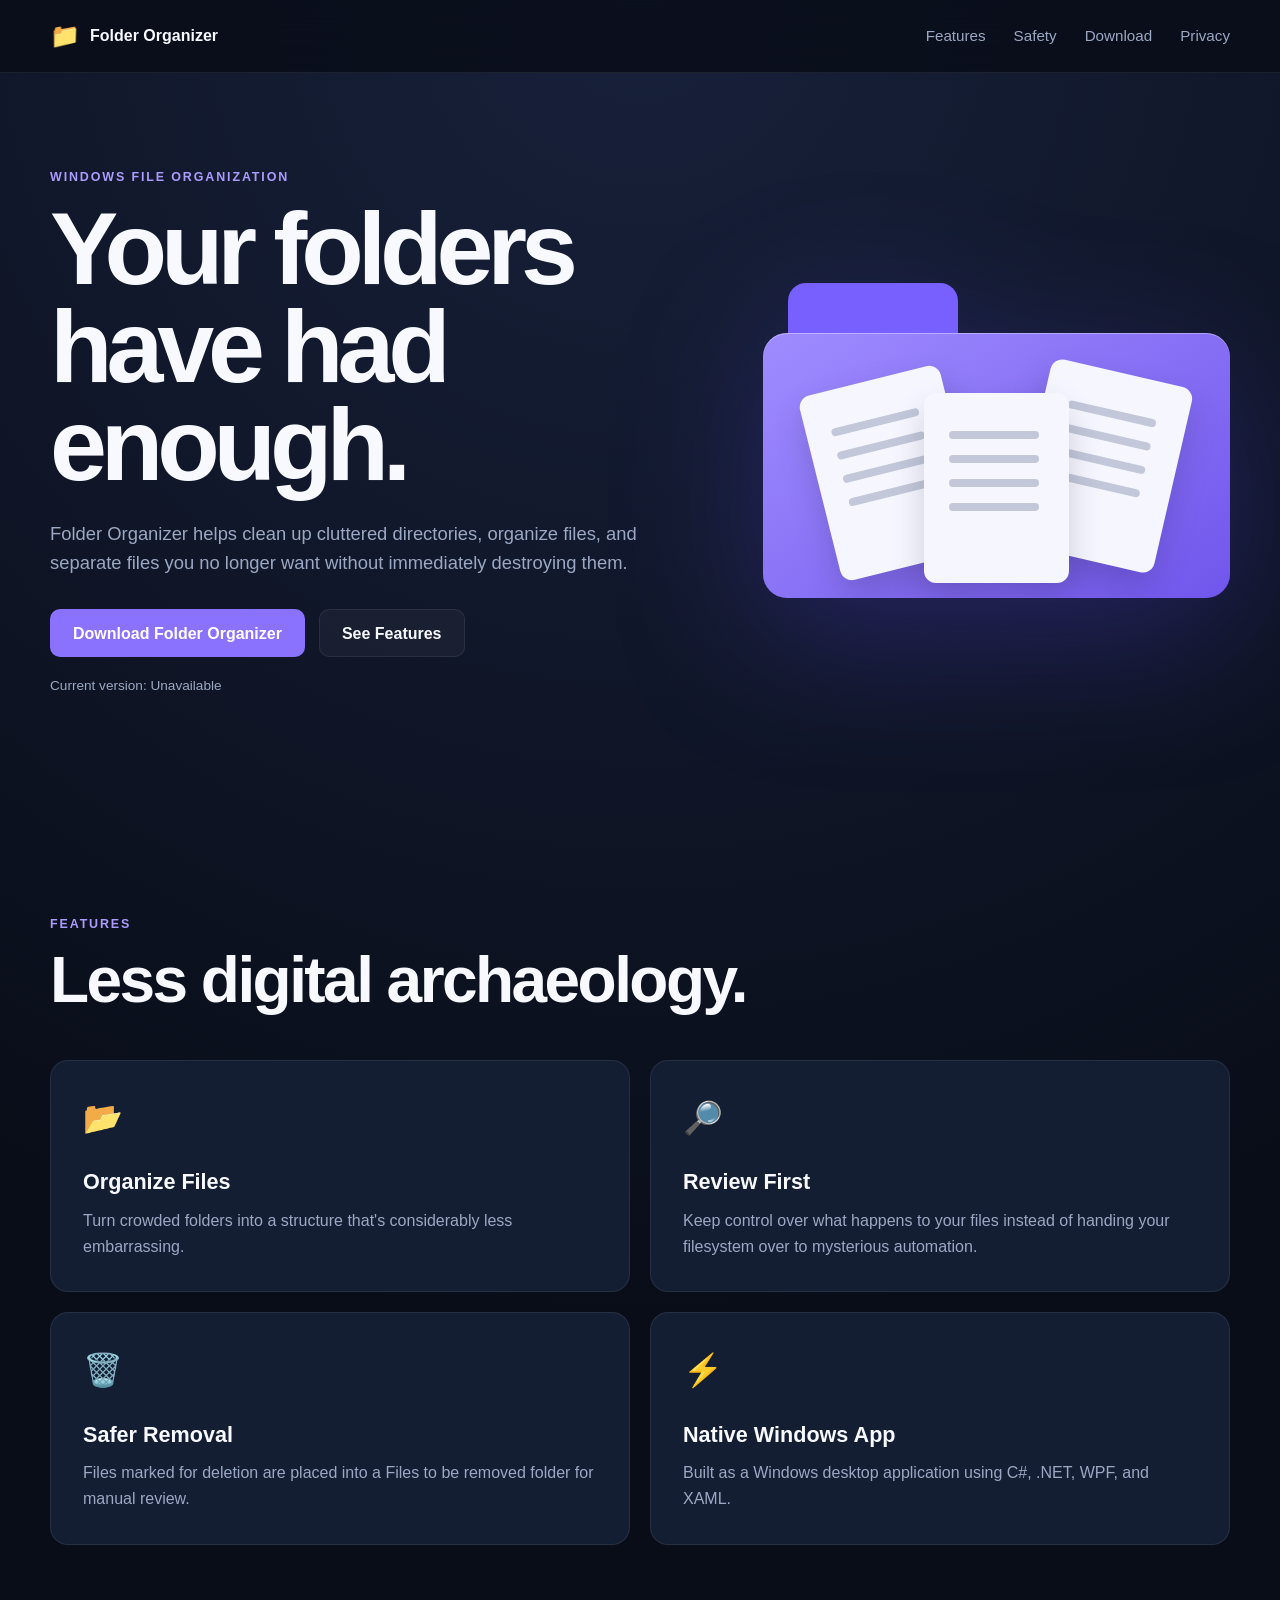
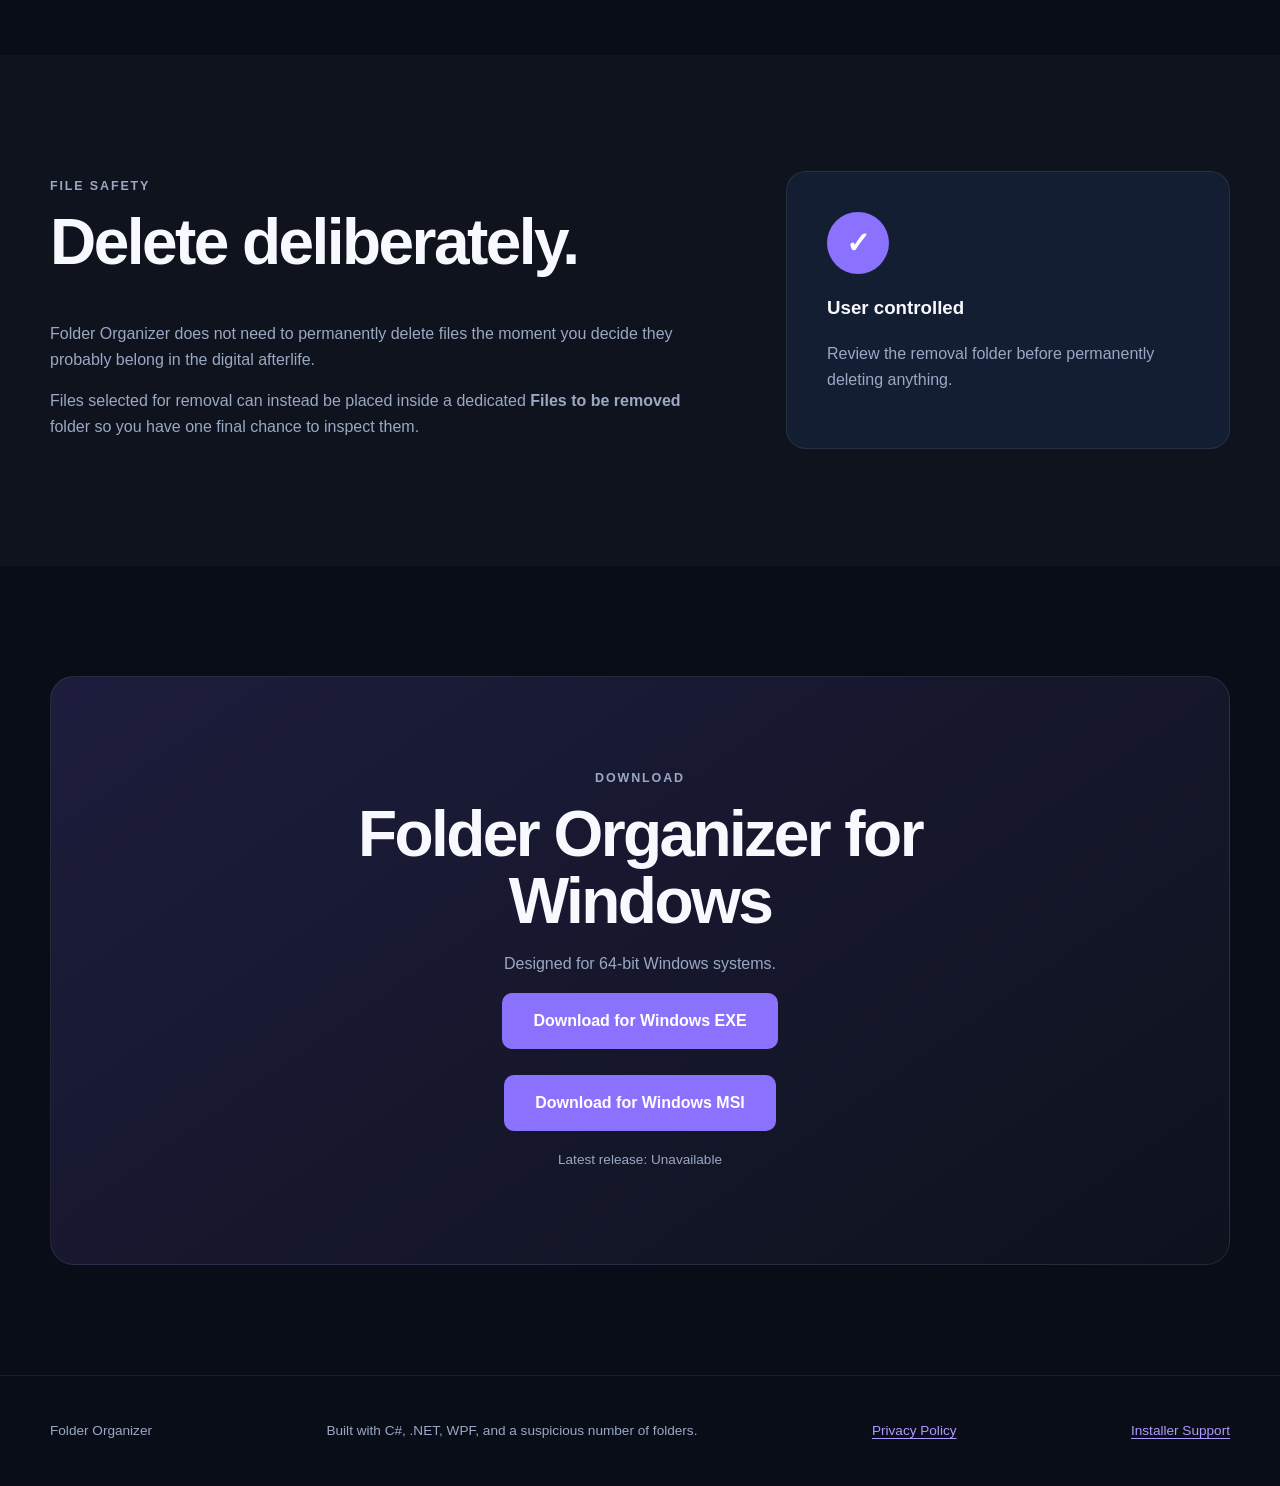
<file: website/index.html>
<!DOCTYPE html>
<html lang="en">
<head>
    <meta charset="UTF-8">

    <meta
        name="viewport"
        content="width=device-width, initial-scale=1.0"
    >

    <meta
        name="description"
        content="Folder Organizer is a Windows desktop application for organizing cluttered folders and reviewing files before removal."
    >

    <title>Folder Organizer</title>

    <link rel="stylesheet" href="assets\css\styles.css">
</head>

<body>

<header class="site-header">
    <div class="container nav">
        <a class="brand" href="#">
            <span class="brand-icon">📁</span>
            Folder Organizer
        </a>

        <nav>
            <a href="#features">Features</a>
            <a href="#safety">Safety</a>
            <a href="#download">Download</a>
            <a href="privacy.html">Privacy</a>
        </nav>
    </div>
</header>

<main>

    <section class="hero">
        <div class="container hero-content">

            <div class="hero-copy">
                <p class="eyebrow">WINDOWS FILE ORGANIZATION</p>

                <h1>
                    Your folders have had enough.
                </h1>

                <p class="hero-description">
                    Folder Organizer helps clean up cluttered directories,
                    organize files, and separate files you no longer want
                    without immediately destroying them.
                </p>

                <div class="hero-actions">
                    <a
                        class="button primary"
                        href="#download"
                    >
                        Download Folder Organizer
                    </a>

                    <a
                        class="button secondary"
                        href="#features"
                    >
                        See Features
                    </a>
                </div>

                <p class="version">
                    Current version: <span id="current-version">Loading...</span>
                </p>
            </div>

            <div class="folder-graphic">
                <div class="folder-tab"></div>

                <div class="folder-body">
                    <div class="file file-one"></div>
                    <div class="file file-two"></div>
                    <div class="file file-three"></div>
                </div>
            </div>

        </div>
    </section>

    <section
        id="features"
        class="section"
    >
        <div class="container">

            <p class="eyebrow">FEATURES</p>

            <h2>
                Less digital archaeology.
            </h2>

            <div class="feature-grid">

                <article class="card">
                    <span class="card-icon">📂</span>

                    <h3>Organize Files</h3>

                    <p>
                        Turn crowded folders into a structure that's
                        considerably less embarrassing.
                    </p>
                </article>

                <article class="card">
                    <span class="card-icon">🔎</span>

                    <h3>Review First</h3>

                    <p>
                        Keep control over what happens to your files instead
                        of handing your filesystem over to mysterious automation.
                    </p>
                </article>

                <article class="card">
                    <span class="card-icon">🗑️</span>

                    <h3>Safer Removal</h3>

                    <p>
                        Files marked for deletion are placed into a
                        Files to be removed folder for manual review.
                    </p>
                </article>

                <article class="card">
                    <span class="card-icon">⚡</span>

                    <h3>Native Windows App</h3>

                    <p>
                        Built as a Windows desktop application using
                        C#, .NET, WPF, and XAML.
                    </p>
                </article>

            </div>
        </div>
    </section>

    <section
        id="safety"
        class="section safety-section"
    >
        <div class="container safety-layout">

            <div>
                <p class="eyebrow">FILE SAFETY</p>

                <h2>
                    Delete deliberately.
                </h2>

                <p>
                    Folder Organizer does not need to permanently delete files
                    the moment you decide they probably belong in the digital
                    afterlife.
                </p>

                <p>
                    Files selected for removal can instead be placed inside a
                    dedicated <strong>Files to be removed</strong> folder so
                    you have one final chance to inspect them.
                </p>
            </div>

            <div class="safety-box">
                <span class="shield">✓</span>

                <h3>User controlled</h3>

                <p>
                    Review the removal folder before permanently deleting
                    anything.
                </p>
            </div>

        </div>
    </section>

    <section
        id="download"
        class="section download-section"
    >
        <div class="container download-box">

            <p class="eyebrow">DOWNLOAD</p>

            <h2>
                Folder Organizer for Windows
            </h2>

            <p>
                Designed for 64-bit Windows systems.
            </p>

           <a
                id="download-button"
                class="button primary large"
                href="https://github.com/mrjohndowe/Folder_Organizer/releases/latest/download/FolderOrganizer-Setup.exe"
            >
                Download for Windows EXE
            </a>
            <br><br>
             <a
                id="download-button-MSI"
                class="button primary large"
                href="#">
                Download for Windows MSI
            </a>

            <p class="download-note">
                Latest release: <span id="download-version">Loading...</span>
            </p>

        </div>
    </section>

</main>

<footer>
    <div class="container footer-content">
        <span>
            Folder Organizer
        </span>

        <span>
            Built with C#, .NET, WPF, and a suspicious number of folders.
        </span>

        <a href="privacy.html">Privacy Policy</a>
        <a href="installer-support.html">Installer Support</a>
    </div>
</footer>

<script>
    const currentVersionW = "0.1.9";

    document.getElementById("download-button-MSI").href =
        `https://github.com/mrjohndowe/Folder_Organizer/releases/latest/download/FolderOrganizer-${currentVersionW}-x64.msi`;

    async function loadLatestRelease() {
        const currentVersion = document.getElementById("current-version");
        const downloadVersion = document.getElementById("download-version");
        const downloadButton = document.getElementById("download-button");

        try {
            const response = await fetch(
                "https://api.github.com/repos/mrjohndowe/Folder_Organizer/releases/latest",
                {
                    headers: {
                        "Accept": "application/vnd.github+json"
                    }
                }
            );

            if (!response.ok) {
                throw new Error(`GitHub API returned ${response.status}`);
            }

            const release = await response.json();

            const version = release.tag_name || "Unknown";
            const cleanVersion = version.replace(/^v/, "");

            currentVersion.textContent = cleanVersion;
            downloadVersion.textContent = cleanVersion;

            const installer = release.assets.find(
                asset => asset.name === "FolderOrganizer-Setup.exe"
            );

            if (installer) {
                downloadButton.href = installer.browser_download_url;
            }
        }
        catch (error) {
            console.error("Could not load latest release:", error);

            currentVersion.textContent = "Unavailable";
            downloadVersion.textContent = "Unavailable";
        }
    }

    loadLatestRelease();
</script>
</body>
</html>
</file>
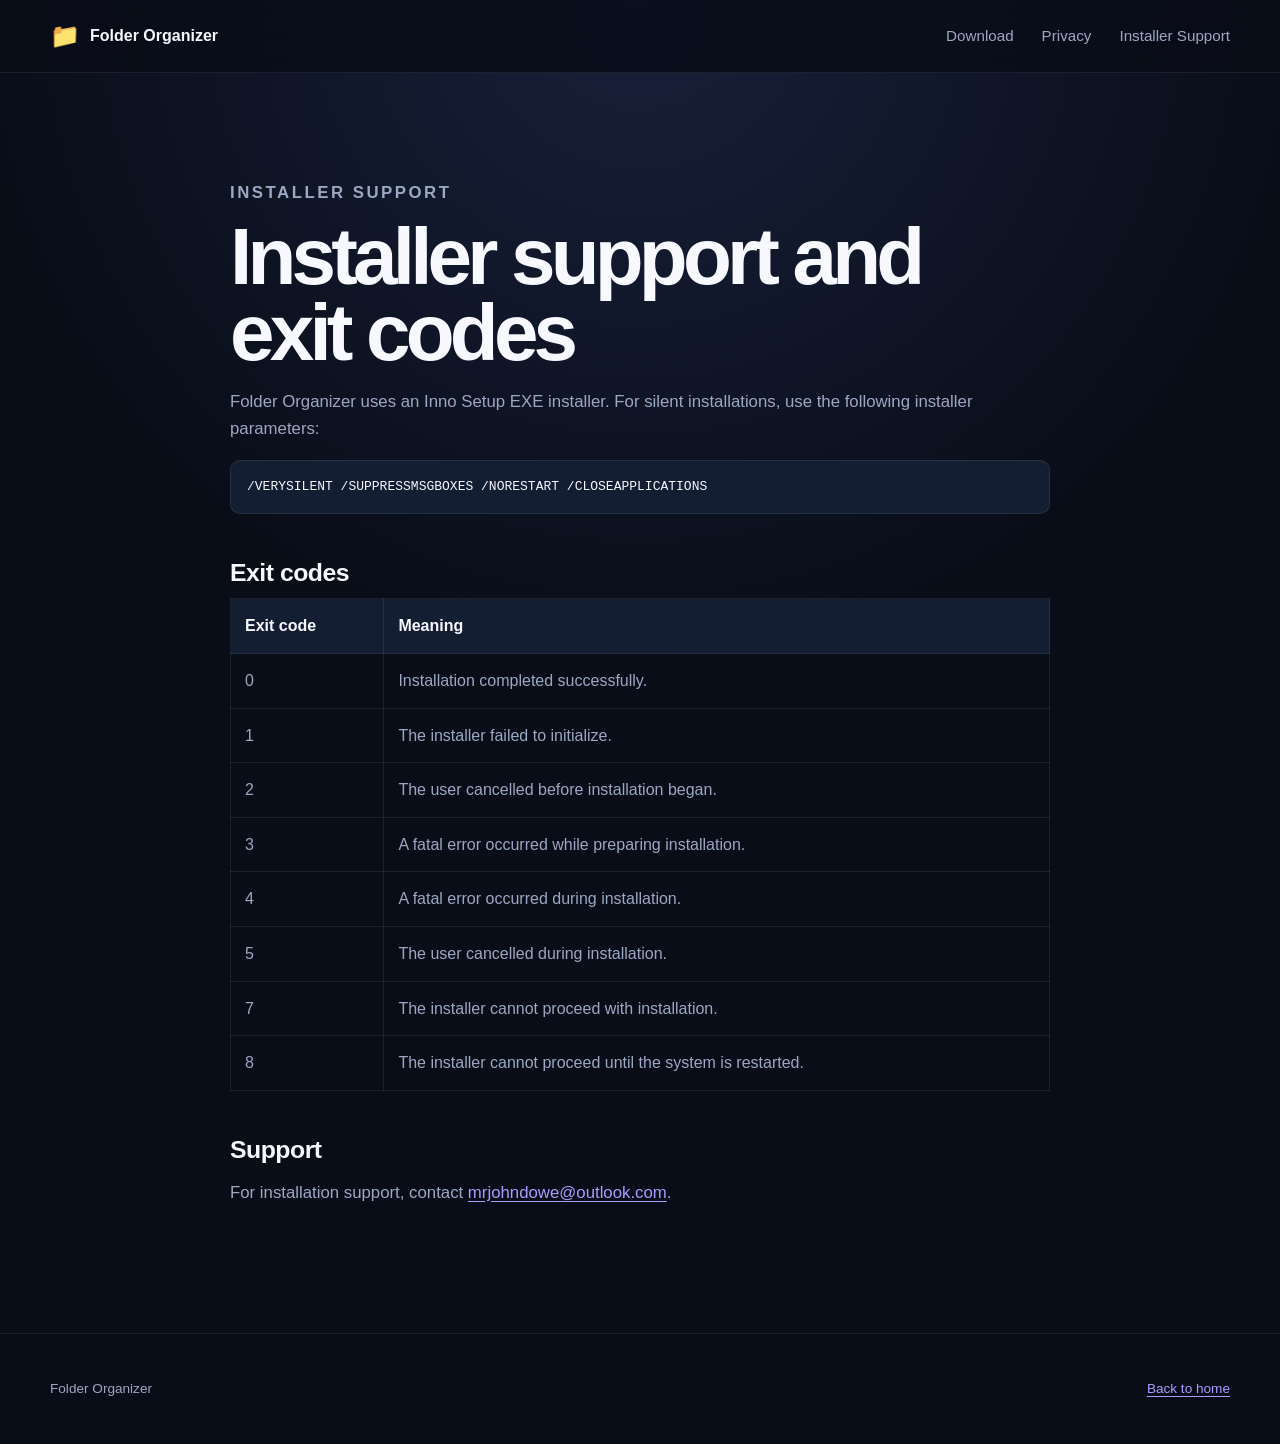
<file: website/installer-support.html>
<!DOCTYPE html>
<html lang="en">
<head>
    <meta charset="UTF-8">

    <meta
        name="viewport"
        content="width=device-width, initial-scale=1.0"
    >

    <meta
        name="description"
        content="Folder Organizer installer support and exit-code reference."
    >

    <title>Installer Support | Folder Organizer</title>

    <link rel="stylesheet" href="assets/css/styles.css">
</head>

<body>

<header class="site-header">
    <div class="container nav">
        <a class="brand" href="index.html">
            <span class="brand-icon">📁</span>
            Folder Organizer
        </a>

        <nav>
            <a href="index.html#download">Download</a>
            <a href="privacy.html">Privacy</a>
            <a href="installer-support.html" aria-current="page">Installer Support</a>
        </nav>
    </div>
</header>

<main>
    <section class="section policy-section">
        <article class="container policy-content">
            <p class="eyebrow">INSTALLER SUPPORT</p>

            <h1>Installer support and exit codes</h1>

            <p>
                Folder Organizer uses an Inno Setup EXE installer. For silent
                installations, use the following installer parameters:
            </p>

            <pre class="installer-command"><code>/VERYSILENT /SUPPRESSMSGBOXES /NORESTART /CLOSEAPPLICATIONS</code></pre>

            <h2>Exit codes</h2>

            <div class="installer-table-wrap">
                <table class="installer-table">
                    <thead>
                        <tr>
                            <th>Exit code</th>
                            <th>Meaning</th>
                        </tr>
                    </thead>
                    <tbody>
                        <tr>
                            <td>0</td>
                            <td>Installation completed successfully.</td>
                        </tr>
                        <tr>
                            <td>1</td>
                            <td>The installer failed to initialize.</td>
                        </tr>
                        <tr>
                            <td>2</td>
                            <td>The user cancelled before installation began.</td>
                        </tr>
                        <tr>
                            <td>3</td>
                            <td>A fatal error occurred while preparing installation.</td>
                        </tr>
                        <tr>
                            <td>4</td>
                            <td>A fatal error occurred during installation.</td>
                        </tr>
                        <tr>
                            <td>5</td>
                            <td>The user cancelled during installation.</td>
                        </tr>
                        <tr>
                            <td>7</td>
                            <td>The installer cannot proceed with installation.</td>
                        </tr>
                        <tr>
                            <td>8</td>
                            <td>The installer cannot proceed until the system is restarted.</td>
                        </tr>
                    </tbody>
                </table>
            </div>

            <h2>Support</h2>

            <p>
                For installation support, contact
                <a href="mailto:mrjohndowe@outlook.com">mrjohndowe@outlook.com</a>.
            </p>
        </article>
    </section>
</main>

<footer>
    <div class="container footer-content">
        <span>Folder Organizer</span>
        <a href="index.html">Back to home</a>
    </div>
</footer>

</body>
</html>
</file>
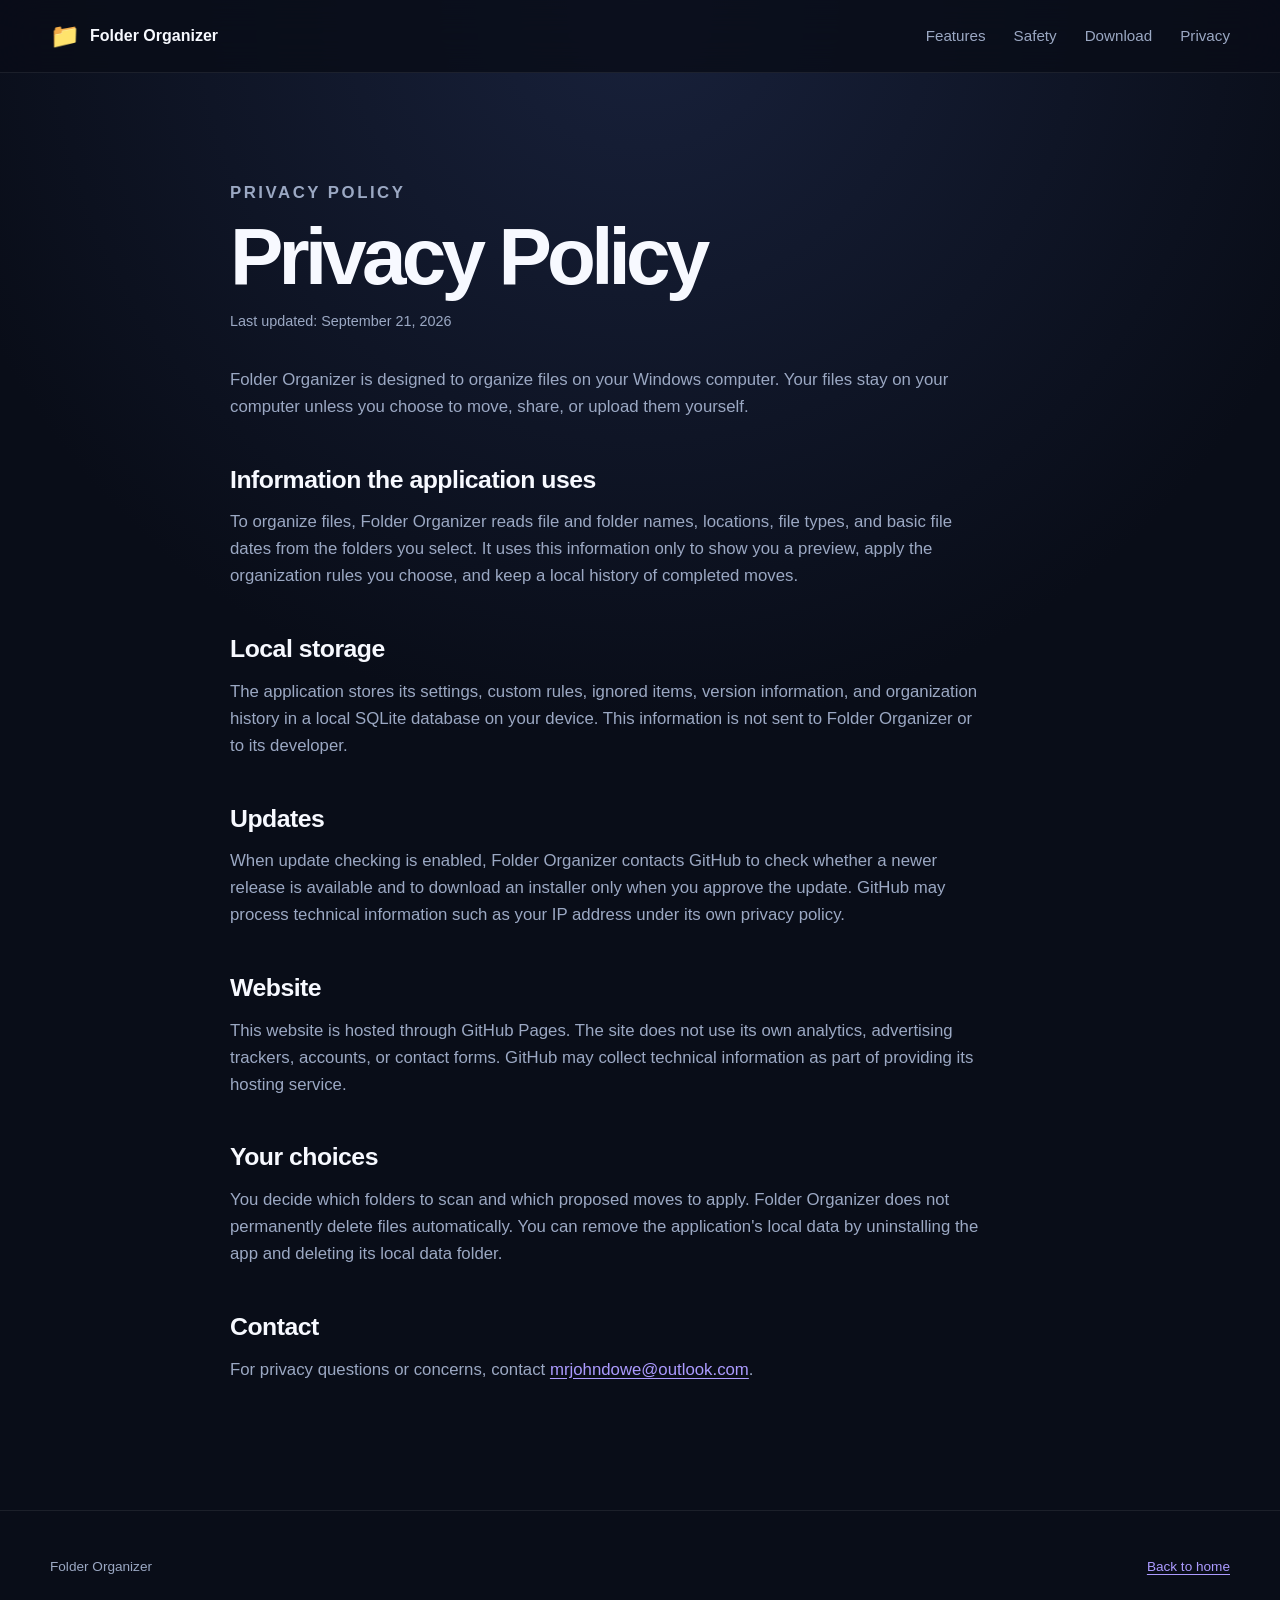
<file: website/privacy.html>
<!DOCTYPE html>
<html lang="en">
<head>
    <meta charset="UTF-8">

    <meta
        name="viewport"
        content="width=device-width, initial-scale=1.0"
    >

    <meta
        name="description"
        content="Privacy Policy for Folder Organizer."
    >

    <title>Privacy Policy | Folder Organizer</title>

    <link rel="stylesheet" href="assets/css/styles.css">
</head>

<body>

<header class="site-header">
    <div class="container nav">
        <a class="brand" href="index.html">
            <span class="brand-icon">📁</span>
            Folder Organizer
        </a>

        <nav>
            <a href="index.html#features">Features</a>
            <a href="index.html#safety">Safety</a>
            <a href="index.html#download">Download</a>
            <a href="privacy.html" aria-current="page">Privacy</a>
        </nav>
    </div>
</header>

<main>
    <section class="section policy-section">
        <article class="container policy-content">
            <p class="eyebrow">PRIVACY POLICY</p>

            <h1>Privacy Policy</h1>

            <p class="policy-updated">Last updated: September 21, 2026</p>

            <p>
                Folder Organizer is designed to organize files on your
                Windows computer. Your files stay on your computer unless
                you choose to move, share, or upload them yourself.
            </p>

            <h2>Information the application uses</h2>

            <p>
                To organize files, Folder Organizer reads file and folder
                names, locations, file types, and basic file dates from the
                folders you select. It uses this information only to show
                you a preview, apply the organization rules you choose, and
                keep a local history of completed moves.
            </p>

            <h2>Local storage</h2>

            <p>
                The application stores its settings, custom rules, ignored
                items, version information, and organization history in a
                local SQLite database on your device. This information is
                not sent to Folder Organizer or to its developer.
            </p>

            <h2>Updates</h2>

            <p>
                When update checking is enabled, Folder Organizer contacts
                GitHub to check whether a newer release is available and to
                download an installer only when you approve the update.
                GitHub may process technical information such as your IP
                address under its own privacy policy.
            </p>

            <h2>Website</h2>

            <p>
                This website is hosted through GitHub Pages. The site does
                not use its own analytics, advertising trackers, accounts,
                or contact forms. GitHub may collect technical information
                as part of providing its hosting service.
            </p>

            <h2>Your choices</h2>

            <p>
                You decide which folders to scan and which proposed moves
                to apply. Folder Organizer does not permanently delete
                files automatically. You can remove the application's local
                data by uninstalling the app and deleting its local data
                folder.
            </p>

            <h2>Contact</h2>

            <p>
                For privacy questions or concerns, contact
                <a href="mailto:mrjohndowe@outlook.com">mrjohndowe@outlook.com</a>.
            </p>
        </article>
    </section>
</main>

<footer>
    <div class="container footer-content">
        <span>Folder Organizer</span>
        <a href="index.html">Back to home</a>
    </div>
</footer>

</body>
</html>
</file>
<file: website/assets/css/styles.css>
:root {
    --background: #090d18;
    --background-light: #10182a;
    --panel: #141e33;
    --panel-hover: #192641;

    --text: #f7f9ff;
    --muted: #9ba8c3;

    --primary: #8a72ff;
    --primary-light: #ac9bff;

    --border: rgba(255, 255, 255, 0.08);

    --max-width: 1180px;
}

* {
    box-sizing: border-box;
}

html {
    scroll-behavior: smooth;
}

body {
    margin: 0;

    font-family:
        Inter,
        Segoe UI,
        Arial,
        sans-serif;

    color: var(--text);
    background:
        radial-gradient(
            circle at top,
            #18213b 0%,
            var(--background) 42%
        );

    line-height: 1.6;
}

a {
    color: inherit;
    text-decoration: none;
}

.container {
    width: min(
        calc(100% - 40px),
        var(--max-width)
    );

    margin-inline: auto;
}

/* Header */

.site-header {
    position: sticky;
    top: 0;
    z-index: 20;

    border-bottom: 1px solid var(--border);

    background: rgba(9, 13, 24, 0.82);
    backdrop-filter: blur(18px);
}

.nav {
    min-height: 72px;

    display: flex;
    align-items: center;
    justify-content: space-between;
}

.brand {
    display: flex;
    gap: 10px;
    align-items: center;

    font-weight: 800;
}

.brand-icon {
    font-size: 1.5rem;
}

nav {
    display: flex;
    gap: 28px;
}

nav a {
    color: var(--muted);
    font-size: 0.95rem;

    transition:
        color 160ms ease;
}

nav a:hover {
    color: var(--text);
}

/* Hero */

.hero {
    min-height: 720px;

    display: flex;
    align-items: center;

    padding: 80px 0;
}

.hero-content {
    display: grid;
    grid-template-columns: 1.15fr 0.85fr;
    gap: 80px;
    align-items: center;
}

.eyebrow {
    margin-bottom: 12px;

    color: var(--primary-light);

    font-size: 0.78rem;
    font-weight: 800;
    letter-spacing: 0.15em;
}

h1 {
    max-width: 760px;

    margin: 0 0 24px;

    font-size: clamp(
        3.5rem,
        8vw,
        6.6rem
    );

    line-height: 0.96;
    letter-spacing: -0.06em;
}

.hero-description {
    max-width: 650px;

    margin-bottom: 32px;

    color: var(--muted);

    font-size: 1.15rem;
}

.hero-actions {
    display: flex;
    flex-wrap: wrap;

    gap: 14px;
}

.button {
    display: inline-flex;
    align-items: center;
    justify-content: center;

    min-height: 48px;

    padding: 0 22px;

    border: 1px solid transparent;
    border-radius: 10px;

    font-weight: 700;

    transition:
        transform 160ms ease,
        background 160ms ease,
        border-color 160ms ease;
}

.button:hover {
    transform: translateY(-2px);
}

.button.primary {
    color: white;
    background: var(--primary);
}

.button.primary:hover {
    background: var(--primary-light);
}

.button.secondary {
    border-color: var(--border);
    background: rgba(255, 255, 255, 0.04);
}

.button.secondary:hover {
    background: rgba(255, 255, 255, 0.08);
}

.button.large {
    min-height: 56px;
    padding: 0 30px;
}

.version,
.download-note {
    margin-top: 18px;

    color: var(--muted);

    font-size: 0.85rem;
}

/* Folder graphic */

.folder-graphic {
    position: relative;

    height: 330px;

    filter:
        drop-shadow(
            0 40px 70px
            rgba(94, 73, 255, 0.25)
        );
}

.folder-tab {
    position: absolute;

    top: 15px;
    left: 25px;

    width: 170px;
    height: 70px;

    border-radius: 18px 18px 0 0;

    background: #785fff;
}

.folder-body {
    position: absolute;

    inset: 65px 0 0;

    overflow: hidden;

    border-radius: 24px;

    background:
        linear-gradient(
            145deg,
            #9f8cff,
            #7156ec
        );

    box-shadow:
        inset 0 1px
        rgba(255, 255, 255, 0.35);
}

.file {
    position: absolute;

    width: 145px;
    height: 190px;

    border-radius: 12px;

    background: #f5f6ff;

    box-shadow:
        0 16px 34px
        rgba(0, 0, 0, 0.16);
}

.file::after {
    content: "";

    position: absolute;

    top: 38px;
    left: 25px;

    width: 90px;
    height: 8px;

    border-radius: 999px;

    background: #c2c8da;

    box-shadow:
        0 24px #c2c8da,
        0 48px #c2c8da,
        0 72px #c2c8da;
}

.file-one {
    left: 55px;
    top: 45px;

    transform: rotate(-14deg);
}

.file-two {
    right: 55px;
    top: 38px;

    transform: rotate(13deg);
}

.file-three {
    left: calc(50% - 72px);
    top: 60px;
}

/* Sections */

.section {
    padding: 110px 0;
}

.section h2 {
    max-width: 800px;

    margin: 0 0 45px;

    font-size: clamp(
        2.4rem,
        5vw,
        4rem
    );

    letter-spacing: -0.04em;
    line-height: 1.05;
}

.feature-grid {
    display: grid;

    grid-template-columns:
        repeat(2, 1fr);

    gap: 20px;
}

.card {
    padding: 32px;

    border: 1px solid var(--border);
    border-radius: 18px;

    background: var(--panel);

    transition:
        transform 180ms ease,
        background 180ms ease;
}

.card:hover {
    transform: translateY(-4px);
    background: var(--panel-hover);
}

.card-icon {
    font-size: 2rem;
}

.card h3 {
    margin-bottom: 8px;

    font-size: 1.35rem;
}

.card p {
    margin: 0;
    color: var(--muted);
}

/* Safety */

.safety-section {
    background: rgba(255, 255, 255, 0.025);
}

.safety-layout {
    display: grid;

    grid-template-columns:
        1.2fr 0.8fr;

    gap: 70px;
    align-items: center;
}

.safety-layout p {
    max-width: 700px;

    color: var(--muted);
}

.safety-box {
    padding: 40px;

    border: 1px solid var(--border);
    border-radius: 20px;

    background: var(--panel);
}

.shield {
    width: 62px;
    height: 62px;

    display: grid;
    place-items: center;

    border-radius: 50%;

    color: white;
    background: var(--primary);

    font-size: 1.8rem;
    font-weight: 900;
}

/* Download */

.download-section {
    text-align: center;
}

.download-box {
    padding: 80px 30px;

    border: 1px solid var(--border);
    border-radius: 24px;

    background:
        linear-gradient(
            145deg,
            rgba(138, 114, 255, 0.16),
            rgba(255, 255, 255, 0.025)
        );
}

.download-box h2 {
    margin-inline: auto;
    margin-bottom: 15px;
}

.download-box > p {
    color: var(--muted);
}

/* Privacy policy */

.policy-section {
    padding-top: 90px;
}

.policy-content {
    max-width: 820px;
}

.policy-content h1 {
    margin-bottom: 14px;

    font-size: clamp(3rem, 7vw, 5rem);
}

.policy-content h2 {
    margin: 46px 0 12px;

    font-size: 1.55rem;
    letter-spacing: -0.02em;
}

.policy-content p {
    max-width: 760px;

    color: var(--muted);
    font-size: 1.05rem;
}

.policy-content a,
.footer-content a {
    color: var(--primary-light);
    text-decoration: underline;
    text-underline-offset: 3px;
}

.policy-updated {
    margin-bottom: 34px;

    font-size: 0.9rem !important;
}

.installer-command {
    overflow-x: auto;

    padding: 16px;

    border: 1px solid var(--border);
    border-radius: 10px;

    color: var(--text);
    background: var(--panel);
}

.installer-table-wrap {
    overflow-x: auto;
}

.installer-table {
    width: 100%;
    border-collapse: collapse;
}

.installer-table th,
.installer-table td {
    padding: 14px;

    border: 1px solid var(--border);
    text-align: left;
}

.installer-table th {
    color: var(--text);
    background: var(--panel);
}

.installer-table td {
    color: var(--muted);
}

/* Footer */

footer {
    border-top: 1px solid var(--border);
}

.footer-content {
    min-height: 110px;

    display: flex;
    justify-content: space-between;
    align-items: center;

    gap: 30px;

    color: var(--muted);

    font-size: 0.85rem;
}

/* Responsive */

@media (max-width: 850px) {
    nav {
        display: none;
    }

    .hero-content,
    .safety-layout {
        grid-template-columns: 1fr;
    }

    .hero {
        padding-top: 50px;
    }

    .folder-graphic {
        max-width: 500px;
    }

    .feature-grid {
        grid-template-columns: 1fr;
    }

    .footer-content {
        padding: 25px 0;

        flex-direction: column;
        justify-content: center;

        text-align: center;
    }
}
</file>
